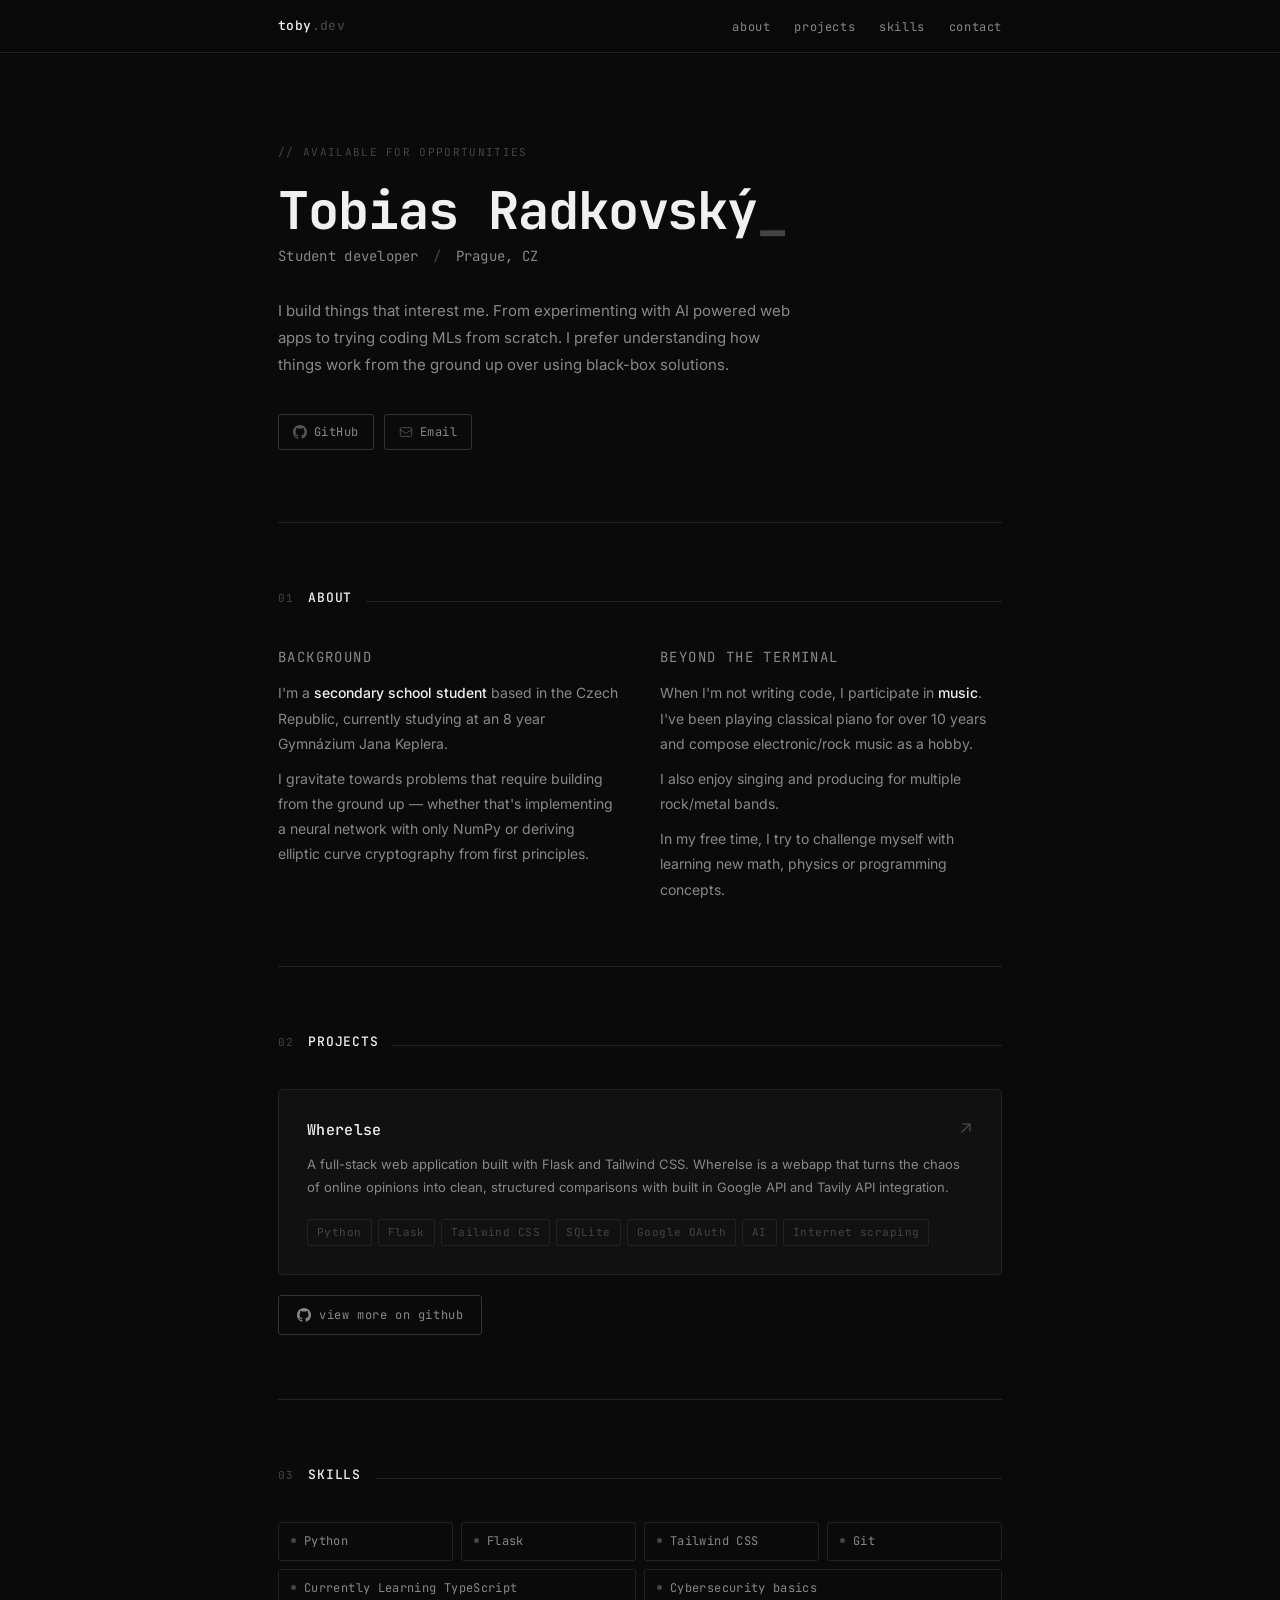
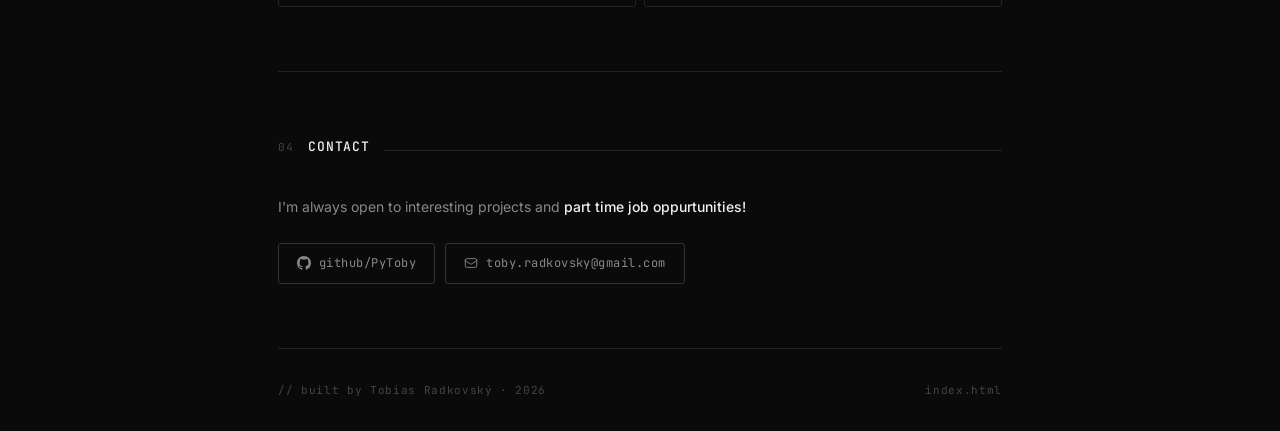
<file: index.html>
<!DOCTYPE html>
<html lang="en">
<head>
  <meta charset="UTF-8" />
  <meta name="viewport" content="width=device-width, initial-scale=1.0" />
  <title>Tobias Radkovský — Portfolio</title>
  <link rel="preconnect" href="https://fonts.googleapis.com" />
  <link rel="preconnect" href="https://fonts.gstatic.com" crossorigin />
  <link href="https://fonts.googleapis.com/css2?family=JetBrains+Mono:wght@300;400;500;700&family=Inter:wght@300;400;500&display=swap" rel="stylesheet" />
  <link rel="stylesheet" href="static.css">
  
</head>
<body>
 
<canvas id="binary-canvas"></canvas>
 
<nav>
  <div class="nav-inner">
    <a href="index.html" class="nav-logo">toby<span>.dev</span></a>
    <ul class="nav-links">
      <li><a href="#about">about</a></li>
      <li><a href="#projects">projects</a></li>
      <li><a href="#skills">skills</a></li>
      <li><a href="#contact">contact</a></li>
    </ul>
  </div>
</nav>
 
<div class="wrapper">
 
  <!-- Hero -->
  <section id="hero" style="border-top: none;">
    <p class="hero-tag fade-in">// available for opportunities</p>
    <h1 class="hero-name fade-in cursor">Tobias Radkovský</h1>
    <p class="hero-role fade-in">Student developer <span>/</span> Prague, CZ</p>
    <p class="hero-bio fade-in">
      I build things that interest me. From experimenting with AI powered web apps to trying coding MLs from scratch.
      I prefer understanding how things work from the ground up over using black-box solutions.
    </p>
    <div class="hero-links fade-in">
      <a href="https://github.com/PyToby" class="hero-link" target="_blank">
        <svg width="14" height="14" fill="currentColor" viewBox="0 0 24 24"><path d="M12 0C5.37 0 0 5.37 0 12c0 5.31 3.435 9.795 8.205 11.385.6.105.825-.255.825-.57 0-.285-.015-1.23-.015-2.235-3.015.555-3.795-.735-4.035-1.41-.135-.345-.72-1.41-1.23-1.695-.42-.225-1.02-.78-.015-.795.945-.015 1.62.87 1.845 1.23 1.08 1.815 2.805 1.305 3.495.99.105-.78.42-1.305.765-1.605-2.67-.3-5.46-1.335-5.46-5.925 0-1.305.465-2.385 1.23-3.225-.12-.3-.54-1.53.12-3.18 0 0 1.005-.315 3.3 1.23.96-.27 1.98-.405 3-.405s2.04.135 3 .405c2.295-1.56 3.3-1.23 3.3-1.23.66 1.65.24 2.88.12 3.18.765.84 1.23 1.905 1.23 3.225 0 4.605-2.805 5.625-5.475 5.925.435.375.81 1.095.81 2.22 0 1.605-.015 2.895-.015 3.3 0 .315.225.69.825.57A12.02 12.02 0 0024 12c0-6.63-5.37-12-12-12z"/></svg>
        GitHub
      </a>
      <a href="mailto:toby.radkovsky@gmail.com" class="hero-link">
        <svg width="14" height="14" fill="none" stroke="currentColor" stroke-width="1.5" viewBox="0 0 24 24"><path stroke-linecap="round" stroke-linejoin="round" d="M21.75 6.75v10.5a2.25 2.25 0 01-2.25 2.25h-15a2.25 2.25 0 01-2.25-2.25V6.75m19.5 0A2.25 2.25 0 0019.5 4.5h-15a2.25 2.25 0 00-2.25 2.25m19.5 0v.243a2.25 2.25 0 01-1.07 1.916l-7.5 4.615a2.25 2.25 0 01-2.36 0L3.32 8.91a2.25 2.25 0 01-1.07-1.916V6.75"/></svg>
        Email
      </a>
      <!--<a href="cv.pdf" class="hero-link" target="_blank">
        <svg width="14" height="14" fill="none" stroke="currentColor" stroke-width="1.5" viewBox="0 0 24 24"><path stroke-linecap="round" stroke-linejoin="round" d="M19.5 14.25v-2.625a3.375 3.375 0 00-3.375-3.375h-1.5A1.125 1.125 0 0113.5 7.125v-1.5a3.375 3.375 0 00-3.375-3.375H8.25m0 12.75h7.5m-7.5 3H12M10.5 2.25H5.625c-.621 0-1.125.504-1.125 1.125v17.25c0 .621.504 1.125 1.125 1.125h12.75c.621 0 1.125-.504 1.125-1.125V11.25a9 9 0 00-9-9z"/></svg>
        CV
      </a>-->
    </div>
  </section>
 
  <!-- About -->
  <section id="about">
    <div class="section-header reveal">
      <span class="section-num">01</span>
      <span class="section-title">about</span>
      <div class="section-line"></div>
    </div>
    <div class="about-grid reveal">
      <div class="about-block">
        <p class="about-block-label">background</p>
        <p>I'm a <span class="about-highlight">secondary school student</span> based in the Czech Republic, currently studying at an 8 year Gymnázium Jana Keplera.</p>
        <p>I gravitate towards problems that require building from the ground up — whether that's implementing a neural network with only NumPy or deriving elliptic curve cryptography from first principles.</p>
      </div>
      <div class="about-block">
        <p class="about-block-label">beyond the terminal</p>
        <p>When I'm not writing code, I participate in <span class="about-highlight">music</span>. I've been playing classical piano for over 10 years and compose electronic/rock music as a hobby.</p>
        <p>I also enjoy singing and producing for multiple rock/metal bands.</p>
        <p>In my free time, I try to challenge myself with learning new math, physics or programming concepts.</p>
      </div>
    </div>
  </section>
 
  <!-- Projects -->
  <section id="projects">
    <div class="section-header reveal">
      <span class="section-num">02</span>
      <span class="section-title">projects</span>
      <div class="section-line"></div>
    </div>
 
    <a href="project.html" class="project-card reveal">
      <div class="project-header">
        <span class="project-name">Wherelse</span>
        <span class="project-arrow">↗</span>
      </div>
      <p class="project-desc">
        A full-stack web application built with Flask and Tailwind CSS. Wherelse is a webapp that turns the chaos of online opinions into clean, structured comparisons 
        with built in Google API and Tavily API integration.
      </p>
      <div class="project-tags">
        <span class="tag">Python</span>
        <span class="tag">Flask</span>
        <span class="tag">Tailwind CSS</span>
        <span class="tag">SQLite</span>
        <span class="tag">Google OAuth</span>
        <span class="tag">AI</span>
        <span class="tag">Internet scraping</span>

      </div>
    </a>
 
    <a href="https://github.com/PyToby" class="github-btn" target="_blank">
      <svg width="14" height="14" fill="currentColor" viewBox="0 0 24 24"><path d="M12 0C5.37 0 0 5.37 0 12c0 5.31 3.435 9.795 8.205 11.385.6.105.825-.255.825-.57 0-.285-.015-1.23-.015-2.235-3.015.555-3.795-.735-4.035-1.41-.135-.345-.72-1.41-1.23-1.695-.42-.225-1.02-.78-.015-.795.945-.015 1.62.87 1.845 1.23 1.08 1.815 2.805 1.305 3.495.99.105-.78.42-1.305.765-1.605-2.67-.3-5.46-1.335-5.46-5.925 0-1.305.465-2.385 1.23-3.225-.12-.3-.54-1.53.12-3.18 0 0 1.005-.315 3.3 1.23.96-.27 1.98-.405 3-.405s2.04.135 3 .405c2.295-1.56 3.3-1.23 3.3-1.23.66 1.65.24 2.88.12 3.18.765.84 1.23 1.905 1.23 3.225 0 4.605-2.805 5.625-5.475 5.925.435.375.81 1.095.81 2.22 0 1.605-.015 2.895-.015 3.3 0 .315.225.69.825.57A12.02 12.02 0 0024 12c0-6.63-5.37-12-12-12z"/></svg>
      view more on github
    </a>
  </section>
 
  <!-- Skills -->
  <section id="skills">
    <div class="section-header reveal">
      <span class="section-num">03</span>
      <span class="section-title">skills</span>
      <div class="section-line"></div>
    </div>
    <div class="skills-grid">
      <div class="skill-item"><span class="skill-dot"></span>Python</div>
      <div class="skill-item"><span class="skill-dot"></span>Flask</div>
      <div class="skill-item"><span class="skill-dot"></span>Tailwind CSS</div>
      <div class="skill-item"><span class="skill-dot"></span>Git</div>
      <div class="skill-item" style="grid-column: span 2;"><span class="skill-dot"></span>Currently Learning TypeScript</div>
      <div class="skill-item" style="grid-column: span 2;"><span class="skill-dot"></span>Cybersecurity basics</div>
    </div>
  </section>
 
  <!-- Contact -->
  <section id="contact">
    <div class="section-header reveal">
      <span class="section-num">04</span>
      <span class="section-title">contact</span>
      <div class="section-line"></div>
    </div>
    <p class="reveal" style="font-size:14px; color: var(--text-2); margin-bottom: 24px; max-width: 490px; line-height: 1.8;">
      I'm always open to interesting projects and <span class="about-highlight">part time job oppurtunities!</span>
    </p>
    <div class="contact-row reveal">
      <a href="https://github.com/yourusername" class="contact-link" target="_blank">
        <svg width="14" height="14" fill="currentColor" viewBox="0 0 24 24"><path d="M12 0C5.37 0 0 5.37 0 12c0 5.31 3.435 9.795 8.205 11.385.6.105.825-.255.825-.57 0-.285-.015-1.23-.015-2.235-3.015.555-3.795-.735-4.035-1.41-.135-.345-.72-1.41-1.23-1.695-.42-.225-1.02-.78-.015-.795.945-.015 1.62.87 1.845 1.23 1.08 1.815 2.805 1.305 3.495.99.105-.78.42-1.305.765-1.605-2.67-.3-5.46-1.335-5.46-5.925 0-1.305.465-2.385 1.23-3.225-.12-.3-.54-1.53.12-3.18 0 0 1.005-.315 3.3 1.23.96-.27 1.98-.405 3-.405s2.04.135 3 .405c2.295-1.56 3.3-1.23 3.3-1.23.66 1.65.24 2.88.12 3.18.765.84 1.23 1.905 1.23 3.225 0 4.605-2.805 5.625-5.475 5.925.435.375.81 1.095.81 2.22 0 1.605-.015 2.895-.015 3.3 0 .315.225.69.825.57A12.02 12.02 0 0024 12c0-6.63-5.37-12-12-12z"/></svg>
        github/PyToby
      </a>
      <a href="mailto:toby.radkovsky@gmail.com" class="contact-link">
        <svg width="14" height="14" fill="none" stroke="currentColor" stroke-width="1.5" viewBox="0 0 24 24"><path stroke-linecap="round" stroke-linejoin="round" d="M21.75 6.75v10.5a2.25 2.25 0 01-2.25 2.25h-15a2.25 2.25 0 01-2.25-2.25V6.75m19.5 0A2.25 2.25 0 0019.5 4.5h-15a2.25 2.25 0 00-2.25 2.25m19.5 0v.243a2.25 2.25 0 01-1.07 1.916l-7.5 4.615a2.25 2.25 0 01-2.36 0L3.32 8.91a2.25 2.25 0 01-1.07-1.916V6.75"/></svg>
        toby.radkovsky@gmail.com
      </a>
    </div>
  </section>
 
</div>
 
<footer>
  <div class="footer-inner">
    <span class="footer-text">// built by Tobias Radkovský · 2026</span>
    <span class="footer-text">index.html</span>
  </div>
</footer>
 
<script>
  // ── Binary rain canvas ──
  const canvas = document.getElementById('binary-canvas');
  const ctx = canvas.getContext('2d');
 
  let cols, drops, fontSize;
 
  function resize() {
    canvas.width  = window.innerWidth;
    canvas.height = window.innerHeight;
    fontSize = 13;
    cols = Math.floor(canvas.width / (fontSize * 0.65));
    drops = Array.from({ length: cols }, () => Math.random() * -100);
  }
 
  function draw() {
    ctx.clearRect(0, 0, canvas.width, canvas.height);
    ctx.font = `${fontSize}px 'JetBrains Mono', monospace`;
 
    for (let i = 0; i < drops.length; i++) {
      const bit = Math.random() > 0.5 ? '1' : '0';
      const x = i * (fontSize * 0.65);
      const y = drops[i] * fontSize;
 
      const alpha = 0.15 + Math.random() * 0.25;
      ctx.fillStyle = `rgba(180, 180, 180, ${alpha})`;
      ctx.fillText(bit, x, y);
 
      if (y > canvas.height && Math.random() > 0.975) {
        drops[i] = 0;
      }
      drops[i] += 0.4 + Math.random() * 0.3;
    }
  }
 
  resize();
  window.addEventListener('resize', resize);
  setInterval(draw, 55);
 
  // ── Scroll reveal for sections ──
  const revealObserver = new IntersectionObserver((entries) => {
    entries.forEach(entry => {
      if (entry.isIntersecting) {
        entry.target.classList.add('visible');
        revealObserver.unobserve(entry.target);
      }
    });
  }, { threshold: 0.12 });
 
  document.querySelectorAll('.reveal').forEach(el => revealObserver.observe(el));
 
  // ── Staggered skill reveal ──
  const skillObserver = new IntersectionObserver((entries) => {
    entries.forEach(entry => {
      if (entry.isIntersecting) {
        const skills = entry.target.querySelectorAll('.skill-item');
        skills.forEach((skill, i) => {
          setTimeout(() => {
            skill.style.transition = `opacity 350ms cubic-bezier(0.23,1,0.32,1), transform 350ms cubic-bezier(0.23,1,0.32,1)`;
            skill.classList.add('revealed');
          }, i * 45); // 45ms stagger — tight, not draggy
        });
        skillObserver.unobserve(entry.target);
      }
    });
  }, { threshold: 0.1 });
 
  const skillGrid = document.querySelector('.skills-grid');
  if (skillGrid) skillObserver.observe(skillGrid);
</script>
 
</body>
</html>
</file>
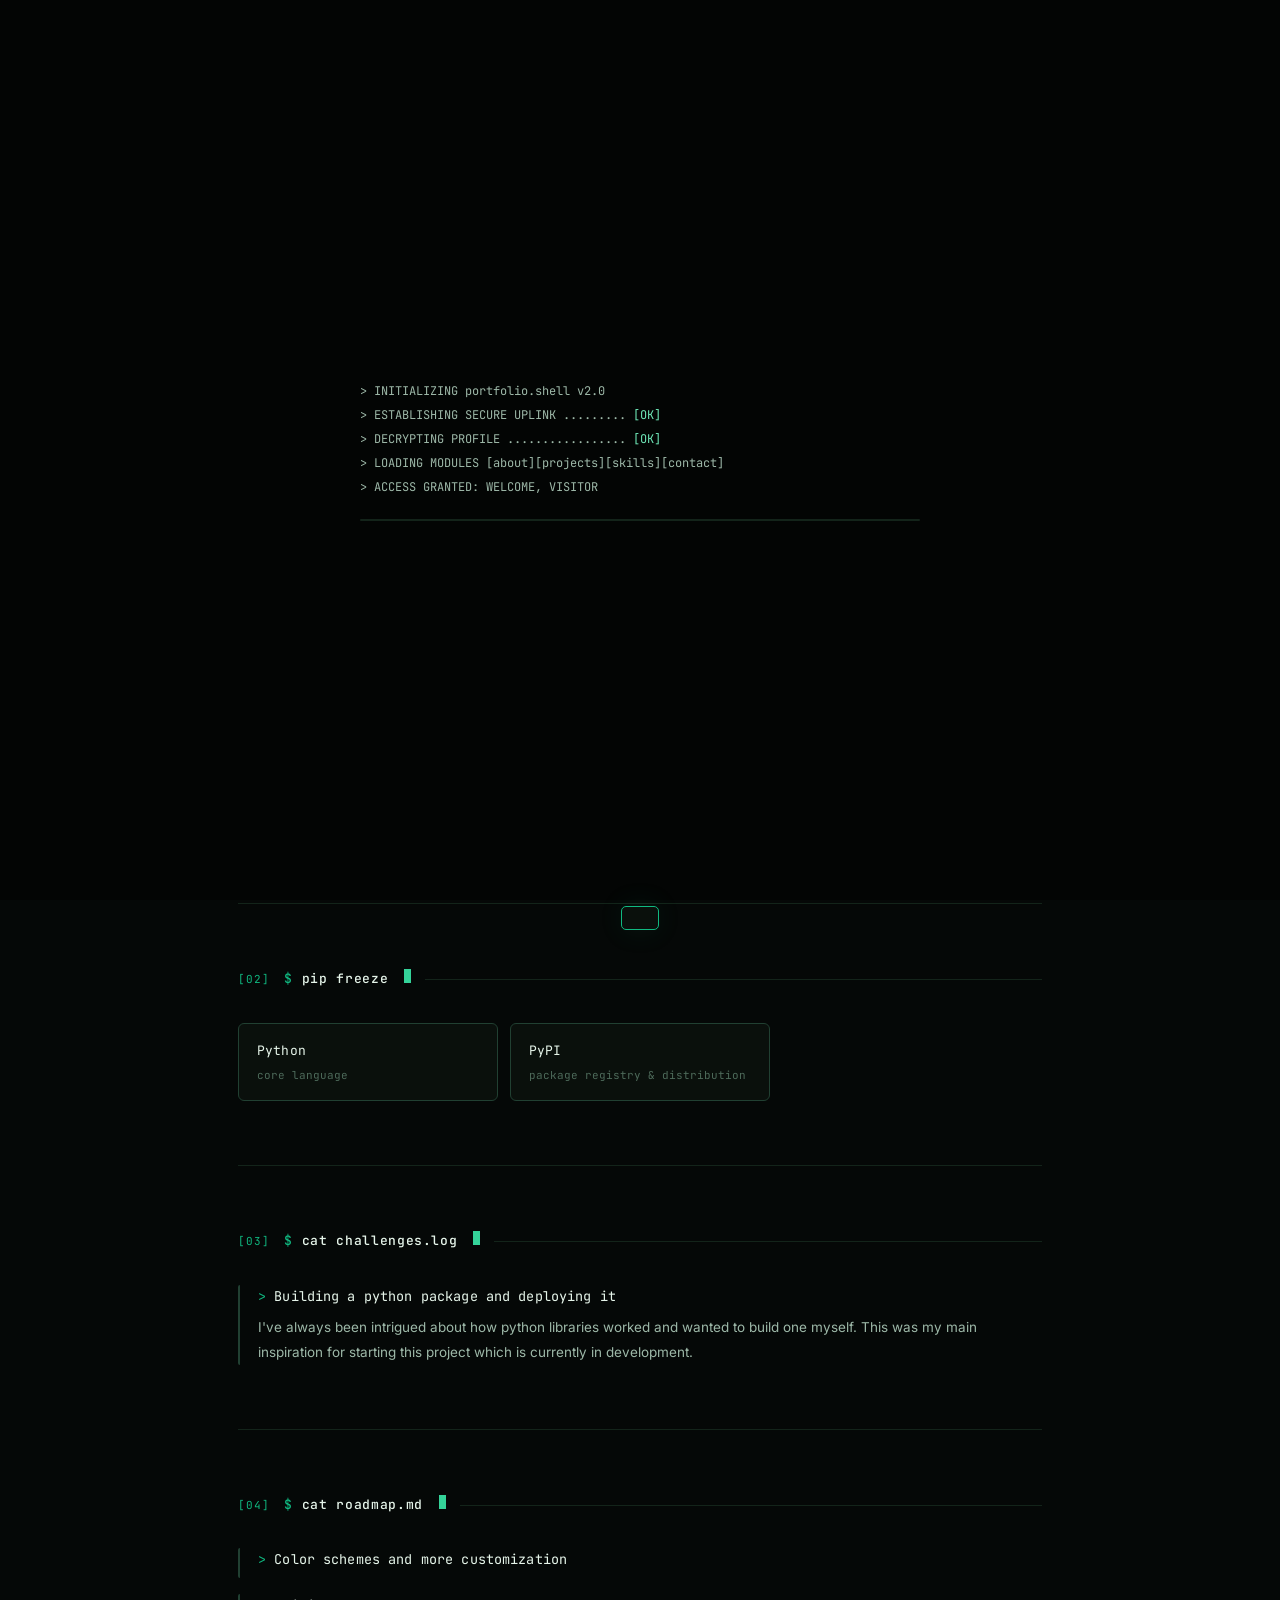
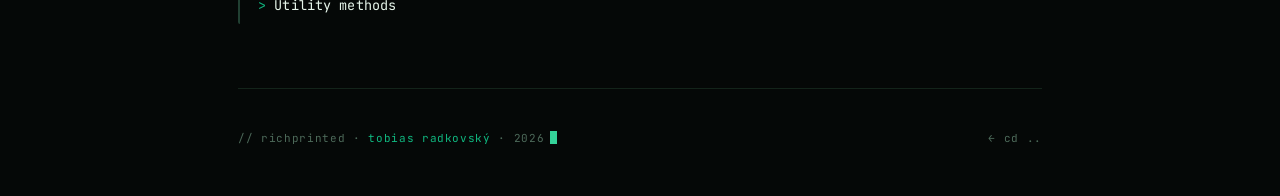
<file: website/richprinted.html>
<!DOCTYPE html>
<html lang="en">
<head>
  <meta charset="UTF-8" />
  <meta name="viewport" content="width=device-width, initial-scale=1.0" />
  <meta name="theme-color" content="#050807" />
  <title>~/projects/richprinted — Tobias Radkovský</title>
  <link rel="preconnect" href="https://fonts.googleapis.com" />
  <link rel="preconnect" href="https://fonts.gstatic.com" crossorigin />
  <link href="https://fonts.googleapis.com/css2?family=JetBrains+Mono:wght@300;400;500;700&family=Inter:wght@300;400;500&display=swap" rel="stylesheet" />
  <link rel="stylesheet" href="static/project.css" />
  <noscript>
    <style>[data-reveal] { opacity: 1 !important; transform: none !important; }</style>
  </noscript>
</head>
<body>

<canvas id="matrix" aria-hidden="true"></canvas>
<div class="crt" aria-hidden="true"></div>
<div class="crt-sweep" aria-hidden="true"></div>

<div id="boot" aria-hidden="true">
  <div class="boot-box">
    <div id="boot-log"></div>
    <div class="boot-bar"><div class="boot-fill"></div></div>
  </div>
</div>

<nav>
  <div class="nav-inner">
    <a href="index.html" class="nav-logo"><span class="prompt">toby</span><span class="dim">@portfolio</span><span class="dim">:~$</span></a>
    <a href="index.html" class="nav-back">← cd ..</a>
  </div>
</nav>

<div class="wrapper">

  <!-- Project hero -->
  <div class="project-hero">
    <p class="breadcrumb" data-reveal>
      <span class="dir">~/projects</span><span>/</span>richprinted<span class="cursor" aria-hidden="true"></span>
    </p>
    <p class="hero-cmd" data-reveal data-cmd="pip install richprinted"></p>
    <h1 class="project-title" data-reveal style="transition-delay: 80ms;">Richprinted</h1>
    <p class="project-tagline" data-reveal style="transition-delay: 140ms;">A python PyPI package</p>

    <div class="project-meta" data-reveal style="transition-delay: 200ms;">
      <div class="meta-item">
        <span class="meta-label">status</span>
        <span class="meta-value"><span class="ok">●</span> in development</span>
      </div>
      <div class="meta-item">
        <span class="meta-label">year</span>
        <span class="meta-value">2026</span>
      </div>
      <div class="meta-item">
        <span class="meta-label">type</span>
        <span class="meta-value">python package</span>
      </div>
    </div>

    <div class="project-actions" data-reveal style="transition-delay: 260ms;">
      <a href="https://github.com/PyToby/richprint/blob/main/README.md" class="btn btn-solid" target="_blank" rel="noopener">
        <svg width="13" height="13" fill="none" stroke="currentColor" stroke-width="2" viewBox="0 0 24 24"><path stroke-linecap="round" stroke-linejoin="round" d="M13.5 6H5.25A2.25 2.25 0 003 8.25v10.5A2.25 2.25 0 005.25 21h10.5A2.25 2.25 0 0018 18.75V10.5m-10.5 6L21 3m0 0h-5.25M21 3v5.25"/></svg>
        --documentation
      </a>
      <a href="https://github.com/PyToby/richprint" class="btn btn-ghost" target="_blank" rel="noopener">
        <svg width="13" height="13" fill="currentColor" viewBox="0 0 24 24"><path d="M12 0C5.37 0 0 5.37 0 12c0 5.31 3.435 9.795 8.205 11.385.6.105.825-.255.825-.57 0-.285-.015-1.23-.015-2.235-3.015.555-3.795-.735-4.035-1.41-.135-.345-.72-1.41-1.23-1.695-.42-.225-1.02-.78-.015-.795.945-.015 1.62.87 1.845 1.23 1.08 1.815 2.805 1.305 3.495.99.105-.78.42-1.305.765-1.605-2.67-.3-5.46-1.335-5.46-5.925 0-1.305.465-2.385 1.23-3.225-.12-.3-.54-1.53.12-3.18 0 0 1.005-.315 3.3 1.23.96-.27 1.98-.405 3-.405s2.04.135 3 .405c2.295-1.56 3.3-1.23 3.3-1.23.66 1.65.24 2.88.12 3.18.765.84 1.23 1.905 1.23 3.225 0 4.605-2.805 5.625-5.475 5.925.435.375.81 1.095.81 2.22 0 1.605-.015 2.895-.015 3.3 0 .315.225.69.825.57A12.02 12.02 0 0024 12c0-6.63-5.37-12-12-12z"/></svg>
        --view-source
      </a>
    </div>
  </div>

  <!-- Overview -->
  <section>
    <div class="sec-header" data-reveal>
      <span class="sec-num">[01]</span>
      <span class="sec-cmd" data-cmd="cat overview.md"></span>
      <span class="sec-cursor" aria-hidden="true"></span>
      <div class="sec-line"></div>
    </div>
    <div class="prose" data-reveal>
      <p>
        Richprinted is designed to feel exactly like print() until you need more. Pass it a list, a dict, or a primitive, and it figures out how to format it well. Need more control? Every formatter accepts a rich set of keyword arguments for filtering, sorting, truncating, styling output and many more (viz documentation).
      </p>
      <p>
        To use richprinted, you simply import the library and call a singleton <strong>rprint()</strong> just like print() passing it appropriate kwargs or solely the value.
      </p>
      <p>
        When designing the logic behind richprinted, my main focus was extensive customizability, hence the keyword arguments meant to enhance and fit every users needs.
      </p>
    </div>
  </section>

  <!-- Tech stack -->
  <section>
    <div class="sec-header" data-reveal>
      <span class="sec-num">[02]</span>
      <span class="sec-cmd" data-cmd="pip freeze"></span>
      <span class="sec-cursor" aria-hidden="true"></span>
      <div class="sec-line"></div>
    </div>
    <div class="stack-grid" data-reveal>
      <div class="stack-card">
        <p class="stack-name">Python</p>
        <p class="stack-role">core language</p>
      </div>
      <div class="stack-card">
        <p class="stack-name">PyPI</p>
        <p class="stack-role">package registry &amp; distribution</p>
      </div>
    </div>
  </section>

  <!-- Challenges -->
  <section>
    <div class="sec-header" data-reveal>
      <span class="sec-num">[03]</span>
      <span class="sec-cmd" data-cmd="cat challenges.log"></span>
      <span class="sec-cursor" aria-hidden="true"></span>
      <div class="sec-line"></div>
    </div>
    <div class="challenge-list" data-reveal>
      <div class="challenge-item">
        <p class="challenge-title">Building a python package and deploying it</p>
        <p class="challenge-body">I've always been intrigued about how python libraries worked and wanted to build one myself. This was my main inspiration for starting this project which is currently in development.</p>
      </div>
    </div>
  </section>

  <!-- What to add -->
  <section>
    <div class="sec-header" data-reveal>
      <span class="sec-num">[04]</span>
      <span class="sec-cmd" data-cmd="cat roadmap.md"></span>
      <span class="sec-cursor" aria-hidden="true"></span>
      <div class="sec-line"></div>
    </div>
    <div class="challenge-list" data-reveal>
      <div class="challenge-item">
        <p class="challenge-title">Color schemes and more customization</p>
      </div>
      <div class="challenge-item">
        <p class="challenge-title">Utility methods</p>
      </div>
    </div>
  </section>

</div>

<footer>
  <div class="footer-inner">
    <span class="footer-text">// richprinted · <span class="ok">tobias radkovský</span> · 2026<span class="footer-cursor" aria-hidden="true"></span></span>
    <a href="index.html" class="footer-text" style="text-decoration: none;">← cd ..</a>
  </div>
</footer>

<div class="toast" id="toast" role="status" aria-live="polite"></div>

<script src="static/script.js"></script>
</body>
</html>
</file>
<file: static.css>
*, *::before, *::after { box-sizing: border-box; margin: 0; padding: 0; }

:root {
    --bg:        #0a0a0a;
    --bg-card:   #111111;
    --bg-hover:  #161616;
    --border:    #222222;
    --border-hi: #333333;
    --text-1:    #f0f0f0;
    --text-2:    #888888;
    --text-3:    #444444;
    --accent:    #d0d0d0;
    --mono:      'JetBrains Mono', monospace;
    --sans:      'Inter', sans-serif;
    /* Emil-style custom easing curves */
    --ease-out:    cubic-bezier(0.23, 1, 0.32, 1);
    --ease-in-out: cubic-bezier(0.77, 0, 0.175, 1);
}

html { scroll-behavior: smooth; }

body {
    background: var(--bg);
    color: var(--text-1);
    font-family: var(--sans);
    font-size: 15px;
    line-height: 1.7;
    overflow-x: hidden;
}

/* ── Binary canvas ── */
#binary-canvas {
    position: fixed;
    top: 0; left: 0;
    width: 100%; height: 100%;
    pointer-events: none;
    z-index: 0;
    opacity: 0.12;
}

/* ── Layout ── */
.wrapper {
    position: relative;
    z-index: 1;
    max-width: 780px;
    margin: 0 auto;
    padding: 0 28px;
}

/* ── Nav ── */
nav {
    position: sticky;
    top: 0;
    z-index: 100;
    background: rgba(10,10,10,0.85);
    backdrop-filter: blur(12px);
    border-bottom: 1px solid var(--border);
}
.nav-inner {
    max-width: 780px;
    margin: 0 auto;
    padding: 0 28px;
    height: 52px;
    display: flex;
    align-items: center;
    justify-content: space-between;
}
.nav-logo {
    font-family: var(--mono);
    font-size: 13px;
    font-weight: 500;
    color: var(--text-1);
    text-decoration: none;
    letter-spacing: 0.03em;
}
.nav-logo span { color: var(--text-3); }
.nav-links {
    display: flex;
    gap: 24px;
    list-style: none;
}
.nav-links a {
    font-family: var(--mono);
    font-size: 12px;
    color: var(--text-2);
    text-decoration: none;
    letter-spacing: 0.05em;
    transition: color 180ms var(--ease-out);
    position: relative;
}
.nav-links a::after {
    content: '';
    position: absolute;
    bottom: -2px; left: 0;
    width: 100%; height: 1px;
    background: var(--text-1);
    clip-path: inset(0 100% 0 0);
    transition: clip-path 220ms var(--ease-out);
}
@media (hover: hover) and (pointer: fine) {
    .nav-links a:hover { color: var(--text-1); }
    .nav-links a:hover::after { clip-path: inset(0 0% 0 0); }
}

/* ── Hero ── */
#hero {
    padding: 90px 0 72px;
    border-bottom: 1px solid var(--border);
}
.hero-tag {
    font-family: var(--mono);
    font-size: 11px;
    color: var(--text-3);
    letter-spacing: 0.12em;
    text-transform: uppercase;
    margin-bottom: 20px;
}
.hero-name {
    font-family: var(--mono);
    font-size: clamp(32px, 6vw, 52px);
    font-weight: 700;
    color: var(--text-1);
    line-height: 1.1;
    letter-spacing: -0.02em;
    margin-bottom: 6px;
}
.hero-role {
    font-family: var(--mono);
    font-size: 14px;
    color: var(--text-2);
    margin-bottom: 28px;
    letter-spacing: 0.02em;
}
.hero-role span { color: var(--text-3); margin: 0 6px; }
.hero-bio {
    font-size: 15px;
    color: var(--text-2);
    max-width: 520px;
    line-height: 1.8;
    margin-bottom: 36px;
}
.hero-links {
    display: flex;
    gap: 10px;
    flex-wrap: wrap;
}
.hero-link {
    font-family: var(--mono);
    font-size: 12px;
    color: var(--text-2);
    text-decoration: none;
    border: 1px solid var(--border-hi);
    padding: 7px 14px;
    border-radius: 3px;
    letter-spacing: 0.04em;
    transition: color 180ms var(--ease-out),
                border-color 180ms var(--ease-out),
                background 180ms var(--ease-out),
                transform 160ms var(--ease-out);
    display: flex;
    align-items: center;
    gap: 7px;
}
@media (hover: hover) and (pointer: fine) {
    .hero-link:hover {
    color: var(--text-1);
    border-color: #555;
    background: var(--bg-hover);
    }
}
.hero-link:active { transform: scale(0.97); }
.hero-link svg { opacity: 0.6; transition: opacity 180ms var(--ease-out); }
.hero-link:hover svg { opacity: 1; }

/* ── Section shared ── */
section {
    padding: 64px 0;
    border-bottom: 1px solid var(--border);
}
.section-header {
    display: flex;
    align-items: baseline;
    gap: 14px;
    margin-bottom: 36px;
}
.section-num {
    font-family: var(--mono);
    font-size: 11px;
    color: var(--text-3);
    letter-spacing: 0.1em;
}
.section-title {
    font-family: var(--mono);
    font-size: 13px;
    font-weight: 500;
    color: var(--text-1);
    letter-spacing: 0.06em;
    text-transform: uppercase;
}
.section-line {
    flex: 1;
    height: 1px;
    background: var(--border);
}

/* ── About ── */
.about-grid {
    display: grid;
    grid-template-columns: 1fr 1fr;
    gap: 40px;
}
@media (max-width: 560px) { .about-grid { grid-template-columns: 1fr; } }
.about-block-label {
    font-family: var(--mono);
    font-size: 11px;
    color: var(--text-3);
    letter-spacing: 0.1em;
    text-transform: uppercase;
    margin-bottom: 10px;
}
.about-block p {
    font-size: 14px;
    color: var(--text-2);
    line-height: 1.8;
}
.about-block p + p { margin-top: 10px; }
.about-highlight {
    color: var(--text-1);
    font-weight: 500;
}

/* ── Projects ── */
.project-card {
    border: 1px solid var(--border);
    border-radius: 4px;
    padding: 28px;
    background: var(--bg-card);
    cursor: pointer;
    text-decoration: none;
    display: block;
    transition: border-color 200ms var(--ease-out),
                background 200ms var(--ease-out),
                transform 160ms var(--ease-out);
    position: relative;
    overflow: hidden;
    margin-bottom: 12px;
}
.project-card::before {
    content: '';
    position: absolute;
    top: 0; left: 0; right: 0;
    height: 1px;
    background: linear-gradient(90deg, transparent, #444, transparent);
    opacity: 0;
    transition: opacity 220ms var(--ease-out);
}
@media (hover: hover) and (pointer: fine) {
    .project-card:hover {
    border-color: var(--border-hi);
    background: var(--bg-hover);
    transform: translateY(-2px);
    }
    .project-card:hover::before { opacity: 1; }
    .project-card:hover .project-arrow {
    color: var(--text-1);
    transform: translate(3px, -3px);
    }
    .project-card:hover .tag {
    border-color: var(--border-hi);
    color: var(--text-2);
    }
}
.project-card:active { transform: scale(0.99); }

.project-header {
    display: flex;
    justify-content: space-between;
    align-items: flex-start;
    margin-bottom: 10px;
}
.project-name {
    font-family: var(--mono);
    font-size: 15px;
    font-weight: 500;
    color: var(--text-1);
    letter-spacing: 0.02em;
}
.project-arrow {
    color: var(--text-3);
    font-size: 18px;
    transition: color 180ms var(--ease-out), transform 180ms var(--ease-out);
    line-height: 1;
}
.project-desc {
    font-size: 13px;
    color: var(--text-2);
    line-height: 1.75;
    margin-bottom: 20px;
}
.project-tags {
    display: flex;
    flex-wrap: wrap;
    gap: 6px;
}
.tag {
    font-family: var(--mono);
    font-size: 11px;
    padding: 3px 9px;
    border: 1px solid var(--border);
    border-radius: 2px;
    color: var(--text-3);
    letter-spacing: 0.04em;
    transition: border-color 180ms var(--ease-out), color 180ms var(--ease-out);
}

.github-btn {
    display: inline-flex;
    align-items: center;
    gap: 8px;
    font-family: var(--mono);
    font-size: 12px;
    color: var(--text-2);
    text-decoration: none;
    border: 1px solid var(--border-hi);
    padding: 9px 18px;
    border-radius: 3px;
    margin-top: 8px;
    letter-spacing: 0.05em;
    transition: color 180ms var(--ease-out),
                border-color 180ms var(--ease-out),
                background 180ms var(--ease-out),
                transform 160ms var(--ease-out);
}
@media (hover: hover) and (pointer: fine) {
    .github-btn:hover {
    color: var(--text-1);
    border-color: #555;
    background: var(--bg-hover);
    }
}
.github-btn:active { transform: scale(0.97); }

/* ── Skills ── */
.skills-grid {
    display: grid;
    grid-template-columns: repeat(auto-fill, minmax(140px, 1fr));
    gap: 8px;
}
.skill-item {
    font-family: var(--mono);
    font-size: 12px;
    color: var(--text-2);
    border: 1px solid var(--border);
    border-radius: 3px;
    padding: 8px 12px;
    letter-spacing: 0.03em;
    transition: border-color 180ms var(--ease-out),
                color 180ms var(--ease-out),
                transform 180ms var(--ease-out);
    /* scroll reveal: start hidden */
    opacity: 0;
    transform: translateY(10px);
}
.skill-item.revealed {
    opacity: 1;
    transform: translateY(0);
}
@media (hover: hover) and (pointer: fine) {
    .skill-item:hover {
    border-color: var(--border-hi);
    color: var(--text-1);
    }
}
.skill-item .skill-dot {
    display: inline-block;
    width: 5px; height: 5px;
    border-radius: 50%;
    background: var(--text-3);
    margin-right: 8px;
    vertical-align: middle;
    position: relative;
    top: -1px;
}

/* ── Contact ── */
.contact-row {
    display: flex;
    gap: 10px;
    flex-wrap: wrap;
}
.contact-link {
    display: inline-flex;
    align-items: center;
    gap: 8px;
    font-family: var(--mono);
    font-size: 12px;
    color: var(--text-2);
    text-decoration: none;
    border: 1px solid var(--border-hi);
    padding: 9px 18px;
    border-radius: 3px;
    letter-spacing: 0.04em;
    transition: color 180ms var(--ease-out),
                border-color 180ms var(--ease-out),
                background 180ms var(--ease-out),
                transform 160ms var(--ease-out);
}
@media (hover: hover) and (pointer: fine) {
    .contact-link:hover {
    color: var(--text-1);
    border-color: #555;
    background: var(--bg-hover);
    }
}
.contact-link:active { transform: scale(0.97); }

/* ── Footer ── */
footer {
    padding: 32px 0;
}
.footer-inner {
    max-width: 780px;
    margin: 0 auto;
    padding: 0 28px;
    display: flex;
    justify-content: space-between;
    align-items: center;
}
.footer-text {
    font-family: var(--mono);
    font-size: 11px;
    color: var(--text-3);
    letter-spacing: 0.06em;
}

/* ── Hero staggered entry ── */
.fade-in {
    opacity: 0;
    transform: translateY(16px);
    animation: fadeUp 0.55s var(--ease-out) forwards;
}
.fade-in:nth-child(1) { animation-delay: 0.08s; }
.fade-in:nth-child(2) { animation-delay: 0.18s; }
.fade-in:nth-child(3) { animation-delay: 0.28s; }
.fade-in:nth-child(4) { animation-delay: 0.38s; }
.fade-in:nth-child(5) { animation-delay: 0.46s; }

@keyframes fadeUp {
    from { opacity: 0; transform: translateY(16px); }
    to   { opacity: 1; transform: translateY(0); }
}

/* ── Scroll reveal for sections ── */
.reveal {
    opacity: 0;
    transform: translateY(20px);
    transition: opacity 500ms var(--ease-out), transform 500ms var(--ease-out);
}
.reveal.visible {
    opacity: 1;
    transform: translateY(0);
}

/* ── Respect reduced motion ── */
@media (prefers-reduced-motion: reduce) {
    .fade-in, .reveal, .skill-item {
    animation: none !important;
    transition: opacity 0.2s ease !important;
    transform: none !important;
    opacity: 1 !important;
    }
    .skill-item { opacity: 1 !important; transform: none !important; }
}

/* ── Cursor blink ── */
.cursor::after {
    content: '_';
    animation: blink 1.1s step-end infinite;
    color: var(--text-3);
}
@keyframes blink {
    0%, 100% { opacity: 1; }
    50% { opacity: 0; }
}
</file>
<file: website/static/project.css>
/* ============================================================
   TOBY@PORTFOLIO — hacker edition · project pages
   ============================================================ */

*, *::before, *::after { box-sizing: border-box; margin: 0; padding: 0; }

:root {
  --bg:         #050807;
  --bg-deep:    #030504;
  --panel:      #0a100c;
  --panel-2:    #0d1510;
  --border:     #13241a;
  --border-hi:  #214032;
  --green:      #34d399;
  --green-br:   #6ee7b7;
  --green-dim:  #10b981;
  --cyan:       #38bdf8;
  --amber:      #fbbf24;
  --pink:       #f472b6;
  --text-1:     #e6f5ea;
  --text-2:     #9db8a8;
  --text-3:     #4d6a5a;
  --glow:       rgba(52, 211, 153, 0.35);

  --mono: 'JetBrains Mono', ui-monospace, 'SFMono-Regular', Menlo, monospace;
  --sans: 'Inter', system-ui, -apple-system, sans-serif;

  --ease-out:    cubic-bezier(0.23, 1, 0.32, 1);
  --ease-in-out: cubic-bezier(0.77, 0, 0.175, 1);
}

html { scroll-behavior: smooth; }

body {
  background: var(--bg);
  color: var(--text-1);
  font-family: var(--sans);
  font-size: 15px;
  line-height: 1.75;
  overflow-x: hidden;
  -webkit-font-smoothing: antialiased;
}

::selection { background: rgba(52, 211, 153, 0.28); color: var(--text-1); }
::-webkit-scrollbar { width: 10px; height: 10px; }
::-webkit-scrollbar-track { background: var(--bg-deep); }
::-webkit-scrollbar-thumb { background: var(--border-hi); border-radius: 6px; border: 2px solid var(--bg-deep); }
::-webkit-scrollbar-thumb:hover { background: var(--green-dim); }
* { scrollbar-width: thin; scrollbar-color: var(--border-hi) var(--bg-deep); }

:focus-visible { outline: 1px solid var(--green-br); outline-offset: 2px; border-radius: 2px; }
a { color: inherit; }

/* ── CRT + matrix + boot + toast (shared) ── */
.crt { position: fixed; inset: 0; z-index: 950; pointer-events: none; }
.crt::before {
  content: '';
  position: absolute; inset: 0;
  background: repeating-linear-gradient(to bottom, rgba(0,0,0,0) 0px, rgba(0,0,0,0) 2px, rgba(0,0,0,0.22) 2px, rgba(0,0,0,0.22) 3px);
}
.crt::after {
  content: '';
  position: absolute; inset: 0;
  background: radial-gradient(ellipse at center, transparent 58%, rgba(0,0,0,0.45) 100%);
}
.crt-sweep {
  position: fixed; top: -160px; left: 0; right: 0; height: 140px;
  z-index: 951; pointer-events: none;
  background: linear-gradient(to bottom, transparent, rgba(110,231,183,0.05), transparent);
  animation: crtSweep 9s linear infinite;
}
@keyframes crtSweep { to { transform: translateY(calc(100vh + 320px)); } }

#matrix { position: fixed; top: 0; left: 0; width: 100%; height: 100%; pointer-events: none; z-index: 0; opacity: 0.5; filter: brightness(0.20);}

#boot { position: fixed; inset: 0; z-index: 1000; background: var(--bg-deep); display: flex; align-items: center; justify-content: center; padding: 24px; transition: opacity 320ms var(--ease-out), visibility 320ms var(--ease-out); }
#boot.done { opacity: 0; visibility: hidden; pointer-events: none; }
.boot-box { width: min(560px, 88vw); font-family: var(--mono); }
.boot-line { font-size: 12px; color: var(--text-2); line-height: 2; opacity: 0; transform: translateY(5px); transition: opacity 160ms var(--ease-out), transform 160ms var(--ease-out); }
.boot-line.show { opacity: 1; transform: none; }
.boot-line .ok { color: var(--green-br); }
.boot-bar { margin-top: 20px; height: 2px; background: var(--border); border-radius: 2px; overflow: hidden; }
.boot-fill { height: 100%; width: 100%; transform: scaleX(0); transform-origin: left; animation: bootFill 1.7s linear forwards; }
@keyframes bootFill { to { transform: scaleX(1); } }

.toast { position: fixed; bottom: 26px; left: 50%; transform: translate(-50%, calc(100% + 32px)); z-index: 1200; background: var(--panel); border: 1px solid var(--green-dim); color: var(--text-1); font-family: var(--mono); font-size: 12px; padding: 11px 18px; border-radius: 5px; box-shadow: 0 0 30px -8px var(--glow); transition: transform 320ms var(--ease-out); max-width: min(90vw, 420px); text-align: center; }
.toast.show { transform: translate(-50%, 0); }

/* ── Nav ── */
nav {
  position: sticky; top: 0; z-index: 100;
  background: rgba(5, 8, 7, 0.82);
  backdrop-filter: blur(14px);
  -webkit-backdrop-filter: blur(14px);
  border-bottom: 1px solid var(--border);
}
.nav-inner {
  max-width: 860px; margin: 0 auto; padding: 0 28px;
  height: 54px;
  display: flex; align-items: center; justify-content: space-between; gap: 16px;
}
.nav-logo { font-family: var(--mono); font-size: 13px; font-weight: 500; color: var(--text-1); text-decoration: none; letter-spacing: 0.02em; white-space: nowrap; }
.nav-logo .dim { color: var(--text-3); transition: color 200ms var(--ease-out); }
.nav-logo .prompt { color: var(--green); }
.nav-logo:hover .dim { color: var(--green-dim); }
.nav-back {
  font-family: var(--mono); font-size: 12px; color: var(--text-2);
  text-decoration: none; letter-spacing: 0.03em; white-space: nowrap;
  transition: color 180ms var(--ease-out);
}
@media (hover: hover) and (pointer: fine) { .nav-back:hover { color: var(--green-br); } }

/* ── Layout ── */
.wrapper { position: relative; z-index: 1; max-width: 860px; margin: 0 auto; padding: 0 28px; }

/* ── Project hero ── */
.project-hero { padding: 72px 0 56px; border-bottom: 1px solid var(--border); }
.breadcrumb {
  font-family: var(--mono); font-size: 11px; color: var(--text-3);
  letter-spacing: 0.08em; margin-bottom: 22px;
  display: flex; align-items: center; gap: 8px; flex-wrap: wrap;
}
.breadcrumb a { color: var(--text-3); text-decoration: none; transition: color 180ms var(--ease-out); }
@media (hover: hover) and (pointer: fine) { .breadcrumb a:hover { color: var(--green-br); } }
.breadcrumb .dir { color: var(--green-dim); }
.breadcrumb .cursor {
  display: inline-block; width: 7px; height: 13px; margin-left: 2px;
  background: var(--green); vertical-align: -2px;
  animation: blink 1.1s step-end infinite;
}
@keyframes blink { 0%, 100% { opacity: 1; } 50% { opacity: 0; } }

.hero-cmd {
  font-family: var(--mono); font-size: 12px; color: var(--text-3);
  letter-spacing: 0.03em; margin-bottom: 18px;
}
.hero-cmd::before { content: '$ '; color: var(--green-dim); }
.hero-cmd .ok { color: var(--green-br); }

.project-title {
  font-family: var(--mono);
  font-size: clamp(30px, 6vw, 52px);
  font-weight: 700;
  color: var(--text-1);
  letter-spacing: -0.02em;
  line-height: 1.08;
  margin-bottom: 14px;
  text-shadow: 0 0 40px var(--glow), 0 0 90px rgba(52,211,153,0.15);
}
.project-tagline {
  font-family: var(--mono);
  font-size: 14px;
  color: var(--green-dim);
  letter-spacing: 0.02em;
  margin-bottom: 30px;
}
.project-meta {
  display: flex; gap: 26px; flex-wrap: wrap; margin-bottom: 30px;
}
.meta-item { display: flex; flex-direction: column; gap: 4px; }
.meta-label {
  font-family: var(--mono); font-size: 9.5px; color: var(--text-3);
  letter-spacing: 0.14em; text-transform: uppercase;
}
.meta-value { font-family: var(--mono); font-size: 12.5px; color: var(--text-2); }
.meta-value .ok { color: var(--green-br); }
.project-actions { display: flex; gap: 10px; flex-wrap: wrap; }

/* ── Buttons ── */
.btn {
  display: inline-flex; align-items: center; gap: 8px;
  font-family: var(--mono); font-size: 12px; text-decoration: none;
  letter-spacing: 0.03em; border-radius: 4px; cursor: pointer;
  transition: color 180ms var(--ease-out), border-color 180ms var(--ease-out),
              background 180ms var(--ease-out), box-shadow 180ms var(--ease-out),
              transform 160ms var(--ease-out);
}
.btn:active { transform: scale(0.97); }
.btn svg { opacity: 0.75; transition: opacity 180ms var(--ease-out); }
.btn:hover svg { opacity: 1; }
.btn-ghost { color: var(--text-2); border: 1px solid var(--border-hi); background: transparent; padding: 9px 16px; }
@media (hover: hover) and (pointer: fine) {
  .btn-ghost:hover { color: var(--green-br); border-color: var(--green-dim); box-shadow: 0 0 20px -6px var(--glow); }
}
.btn-solid { color: var(--bg-deep); background: var(--green); border: 1px solid var(--green); padding: 9px 16px; }
@media (hover: hover) and (pointer: fine) {
  .btn-solid:hover { background: var(--green-br); border-color: var(--green-br); box-shadow: 0 0 24px -6px var(--glow); }
}

/* ── Sections ── */
section { padding: 64px 0; border-bottom: 1px solid var(--border); }
.sec-header { display: flex; align-items: baseline; gap: 14px; margin-bottom: 32px; }
.sec-num { font-family: var(--mono); font-size: 11px; color: var(--green-dim); letter-spacing: 0.1em; white-space: nowrap; }
.sec-cmd {
  font-family: var(--mono); font-size: 13px; font-weight: 500;
  color: var(--text-1); letter-spacing: 0.05em; white-space: nowrap;
}
.sec-cmd::before { content: '$ '; color: var(--green-dim); }
.sec-cursor { display: inline-block; width: 7px; height: 14px; margin-left: 2px; background: var(--green); vertical-align: -2px; animation: blink 1.1s step-end infinite; }
.sec-line { flex: 1; height: 1px; background: var(--border); align-self: center; }

[data-reveal] { opacity: 0; transform: translateY(18px); transition: opacity 560ms var(--ease-out), transform 560ms var(--ease-out); }
[data-reveal].in { opacity: 1; transform: translateY(0); }

/* ── Prose ── */
.prose p { font-size: 14px; color: var(--text-2); line-height: 1.9; margin-bottom: 16px; }
.prose p:last-child { margin-bottom: 0; }
.prose strong { color: var(--green-br); font-weight: 500; }
.prose .hl { color: var(--green-br); }
.prose i { color: var(--text-3); }
.prose .note {
  display: block;
  font-family: var(--mono);
  font-size: 12px;
  color: var(--amber);
  border: 1px solid rgba(251, 191, 36, 0.25);
  border-left: 2px solid var(--amber);
  border-radius: 4px;
  background: rgba(251, 191, 36, 0.05);
  padding: 12px 16px;
  margin-top: 18px;
  line-height: 1.7;
}
.prose .note::before { content: '[!] '; color: var(--amber); }

/* ── Stack grid ── */
.stack-grid { display: grid; grid-template-columns: repeat(auto-fill, minmax(200px, 1fr)); gap: 12px; }
.stack-card {
  border: 1px solid var(--border-hi); border-radius: 6px;
  background: var(--panel); padding: 16px 18px;
  position: relative; overflow: hidden;
  transition: border-color 200ms var(--ease-out), transform 180ms var(--ease-out), box-shadow 240ms var(--ease-out);
}
.stack-card::after {
  content: '';
  position: absolute; bottom: 0; left: 0; height: 2px; width: 100%;
  background: linear-gradient(90deg, var(--green-dim), var(--green-br));
  transform: scaleX(0); transform-origin: left;
  transition: transform 500ms var(--ease-out);
}
@media (hover: hover) and (pointer: fine) {
  .stack-card:hover { border-color: var(--green-dim); transform: translateY(-2px); box-shadow: 0 0 22px -8px var(--glow); }
  .stack-card:hover::after { transform: scaleX(1); }
}
.stack-name { font-family: var(--mono); font-size: 13px; color: var(--text-1); margin-bottom: 4px; letter-spacing: 0.01em; }
.stack-role { font-family: var(--mono); font-size: 11px; color: var(--text-3); line-height: 1.6; }

/* ── Challenge list ── */
.challenge-list { display: flex; flex-direction: column; gap: 16px; }
.challenge-item {
  padding-left: 18px;
  border-left: 2px solid var(--border-hi);
  border-radius: 2px;
  transition: border-color 220ms var(--ease-out);
}
@media (hover: hover) and (pointer: fine) { .challenge-item:hover { border-left-color: var(--green-dim); } }
.challenge-title { font-family: var(--mono); font-size: 13.5px; color: var(--text-1); margin-bottom: 6px; letter-spacing: 0.01em; }
.challenge-title::before { content: '> '; color: var(--green-dim); }
.challenge-body { font-size: 13.5px; color: var(--text-2); line-height: 1.85; }
.challenge-body .hl { color: var(--green-br); }

/* ── Preview / screenshot ── */
.screenshot-box {
  border: 1px solid var(--border-hi); border-radius: 8px;
  background: var(--panel); overflow: hidden;
  box-shadow: 0 18px 44px -24px rgba(0,0,0,0.9);
}
.screenshot-box img { width: 100%; display: block; }
.screenshot-empty {
  aspect-ratio: 16/9;
  display: flex; align-items: center; justify-content: center;
  font-family: var(--mono); font-size: 12px; color: var(--text-3); letter-spacing: 0.06em;
}

/* ── Footer ── */
footer { padding: 40px 0 48px; }
.footer-inner {
  max-width: 860px; margin: 0 auto; padding: 0 28px;
  display: flex; justify-content: space-between; align-items: center; gap: 16px; flex-wrap: wrap;
}
.footer-text { font-family: var(--mono); font-size: 11px; color: var(--text-3); letter-spacing: 0.06em; }
.footer-text .ok { color: var(--green-dim); }
.footer-cursor { display: inline-block; width: 7px; height: 13px; margin-left: 6px; background: var(--green); vertical-align: -2px; animation: blink 1.1s step-end infinite; }

/* ── Reduced motion ── */
@media (prefers-reduced-motion: reduce) {
  html { scroll-behavior: auto; }
  *, *::before, *::after {
    animation-duration: 0.01ms !important;
    animation-iteration-count: 1 !important;
    transition-duration: 0.01ms !important;
  }
  .sec-cursor, .footer-cursor, .breadcrumb .cursor {
    animation-duration: 1.1s !important;
    animation-iteration-count: infinite !important;
  }
  .crt-sweep { display: none; }
  [data-reveal] { opacity: 1; transform: none; }
}

/* no-JS fallback */
noscript + * [data-reveal] { opacity: 1; transform: none; }
</file>
